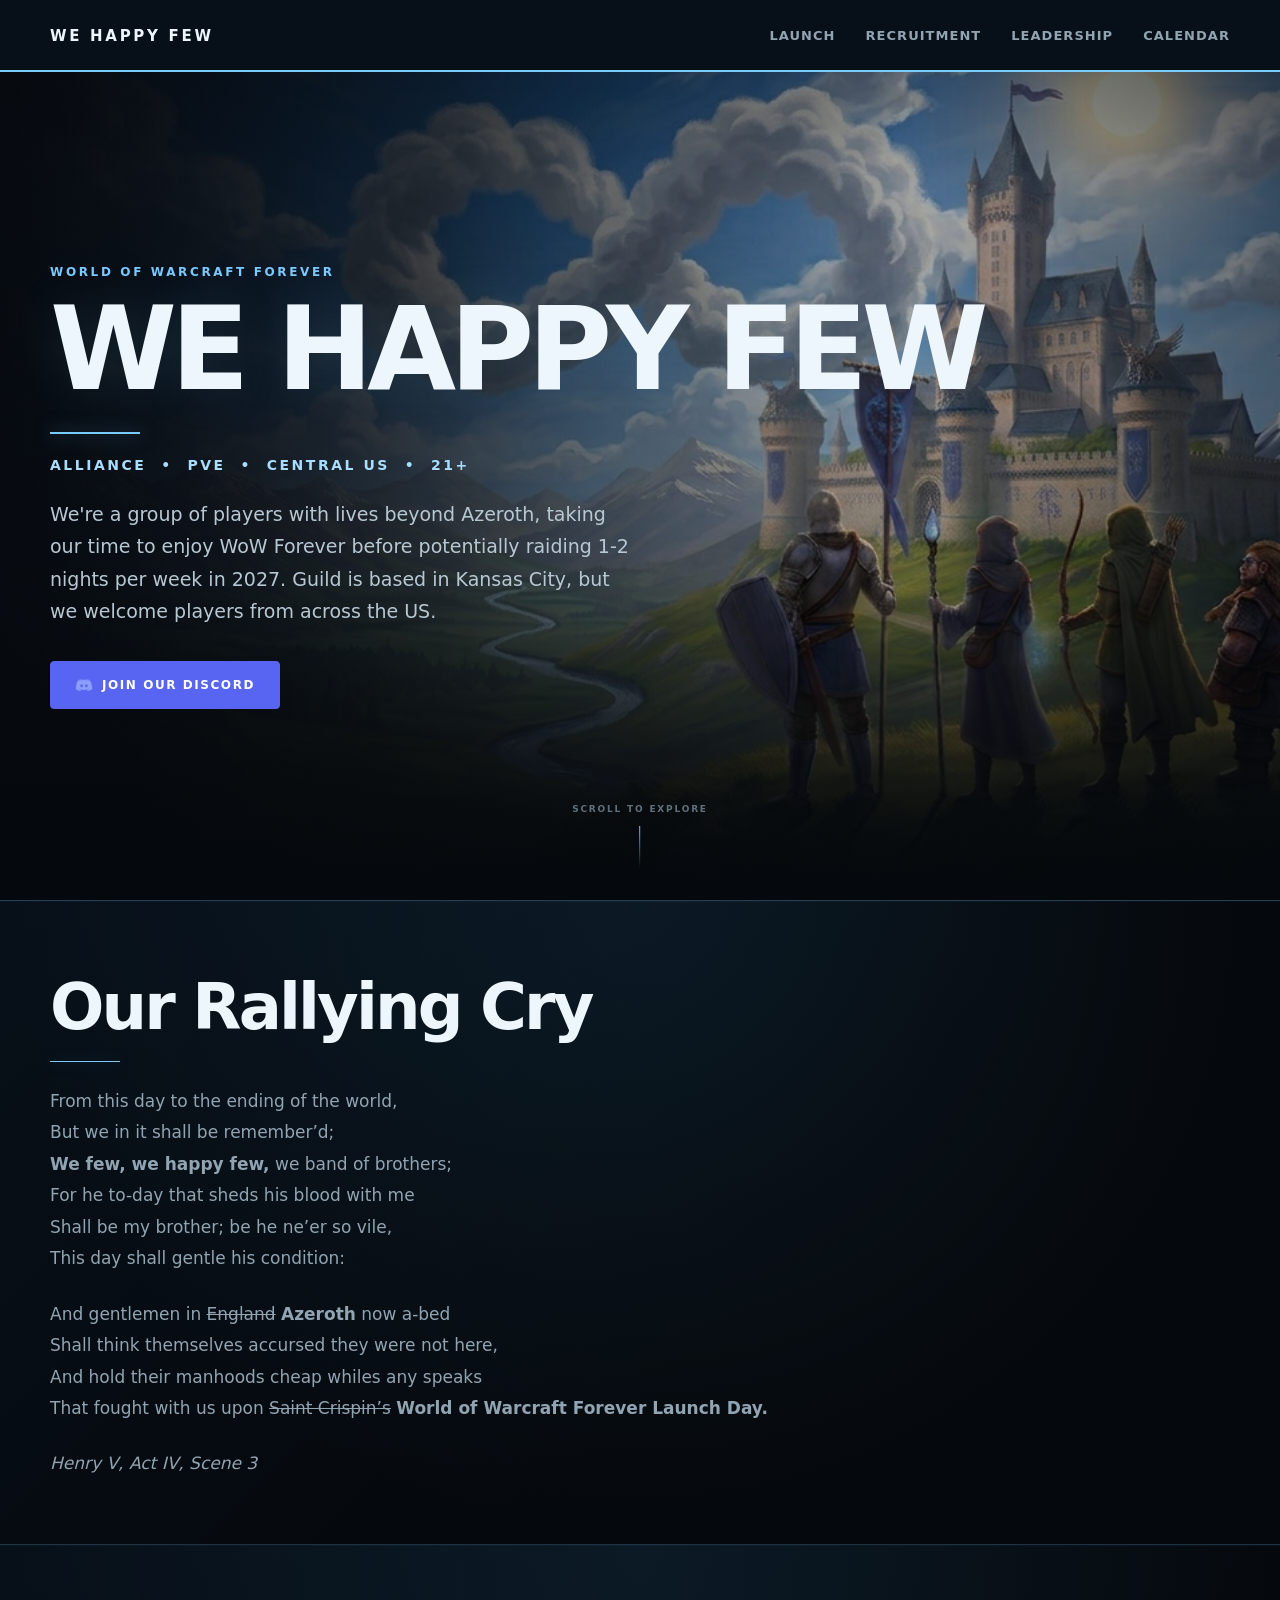
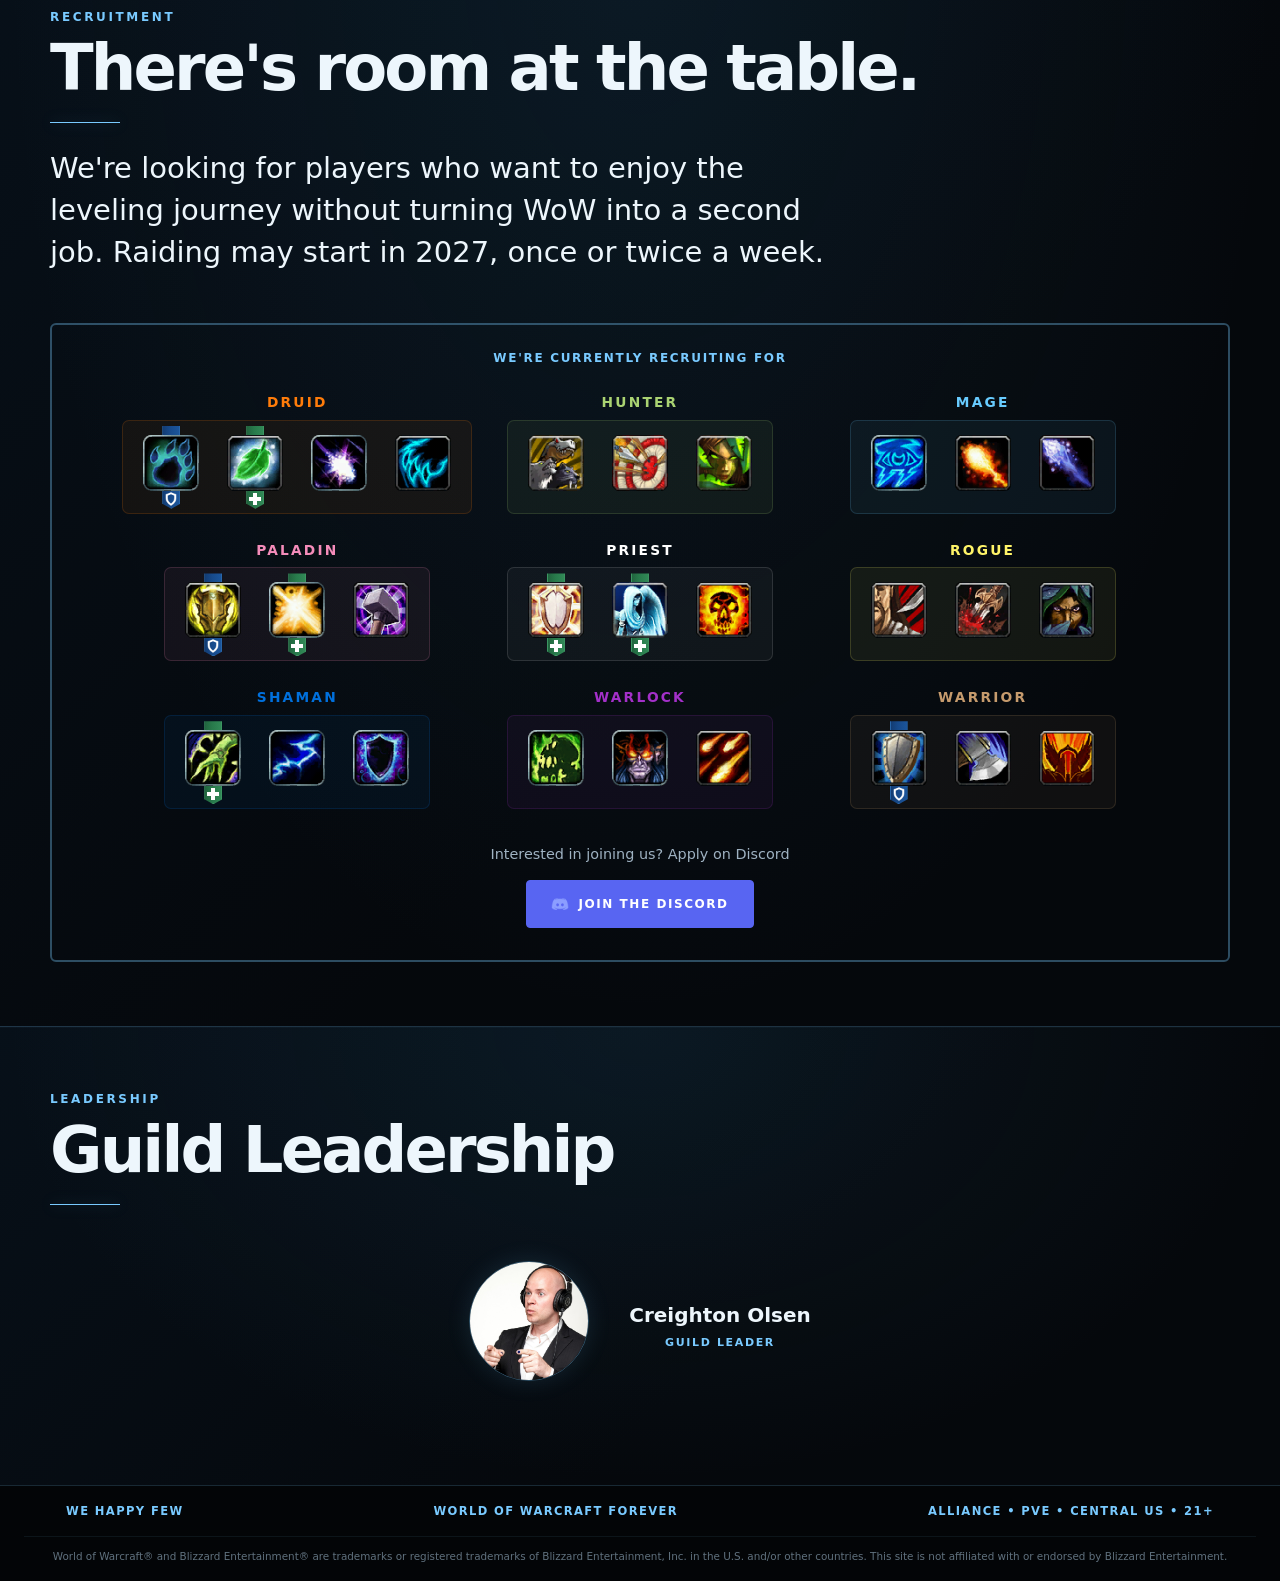
<file: index.html>
<!DOCTYPE html>
<html lang="en">
<head>
    <meta charset="UTF-8">
    <meta name="viewport" content="width=device-width, initial-scale=1.0">

    <title>We Happy Few | World of Warcraft Forever Guild</title>
    <meta name="description" content="We Happy Few is an Alliance PvE guild for WoW Forever. Players with lives beyond Azeroth taking our time and enjoying the game.">

    <!-- Open Graph -->
    <meta property="og:title" content="We Happy Few | World of Warcraft Forever Guild">
    <meta property="og:description" content="An Alliance PvE guild for WoW Forever. Players with lives beyond Azeroth taking our time and enjoying the game.">
    <meta property="og:type" content="website">
    <meta property="og:url" content="https://wehappyfew.us/">
    <meta property="og:site_name" content="We Happy Few">

    <meta property="og:image" content="https://wehappyfew.us/Images/social-preview.jpg">
    <meta property="og:image:secure_url" content="https://wehappyfew.us/Images/social-preview.jpg">
    <meta property="og:image:type" content="image/jpeg">
    <meta property="og:image:width" content="1200">
    <meta property="og:image:height" content="630">
    <meta property="og:image:alt" content="We Happy Few — World of Warcraft guild">

    <!-- X / Twitter -->
    <meta name="twitter:card" content="summary_large_image">
    <meta name="twitter:title" content="We Happy Few | World of Warcraft Forever Guild">
    <meta name="twitter:description" content="An Alliance PvE guild for WoW Forever. Players with lives beyond Azeroth taking our time and enjoying the game.">
    <meta name="twitter:image" content="https://wehappyfew.us/Images/social-preview.jpg">
    <meta name="twitter:image:alt" content="We Happy Few — World of Warcraft guild">

    <link rel="stylesheet" href="style.css">
    <link rel="icon" type="image/png" href="Images/favicon.png">
</head>

<body>

    <!-- NAVIGATION -->
    <header class="site-header">
        <div class="nav-container">
            <a href="#" class="brand">WE HAPPY FEW</a>


	<nav class="nav-links">
    		<a href="#launch">LAUNCH</a>
    		<a href="#recruitment">RECRUITMENT</a>
    		<a href="#leadership">LEADERSHIP</a>
    		<a href="calendar.html">CALENDAR</a>
	</nav>


<a href="calendar.html"
   class="mobile-calendar-link"
   aria-label="Open guild calendar"
   title="Calendar">
    <svg
        xmlns="http://www.w3.org/2000/svg"
        width="24"
        height="24"
        viewBox="0 0 24 24"
        fill="none"
        stroke="currentColor"
        stroke-width="1.8"
        stroke-linecap="round"
        stroke-linejoin="round"
        aria-hidden="true">
        <rect x="3" y="5" width="18" height="16" rx="2"/>
        <path d="M16 3v4M8 3v4M3 11h18"/>
        <path d="M8 15h.01M12 15h.01M16 15h.01M8 18h.01M12 18h.01"/>
    </svg>
</a>


        </div>
    </header>


    <!-- HERO -->
    <main>

        <section class="hero">

            <div class="hero-overlay"></div>

            <div class="hero-content">

                <p class="eyebrow">WORLD OF WARCRAFT FOREVER</p>

                <h1>WE HAPPY FEW</h1>

                <div class="hero-divider"></div>

                <p class="hero-subtitle">
                    ALLIANCE &nbsp;•&nbsp; PVE &nbsp;•&nbsp; CENTRAL US &nbsp;•&nbsp; 21+
                </p>

                <p class="hero-description">
		We're a group of players with lives beyond Azeroth, 
		taking our time to enjoy WoW Forever before potentially 
		raiding 1-2 nights per week in 2027. Guild is based in Kansas
		City, but we welcome players from across the US. 
                </p>

<div class="hero-actions">
   <a
    href="https://discord.gg/SW2BstfbB8"
    class="button discord-button"
    target="_blank"
    rel="noopener noreferrer"
>
    <img
        src="Images/discord.png"
        alt=""
        class="discord-icon"
    >
    JOIN OUR DISCORD
</a>

</div>

            </div>

            <div class="hero-scroll">
                <span>SCROLL TO EXPLORE</span>
                <span class="scroll-line"></span>
            </div>

        </section>

<!-- ST. CRISPIN'S DAY -->
<section id="launch" class="section crispin-section">
    <div class="section-inner crispin-inner">

        <h2>Our Rallying Cry</h2>
        <div class="section-rule"></div>

        <div class="crispin-speech">
            <p>
                From this day to the ending of the world,<br>
                But we in it shall be remember’d;<br>
                <strong>We few, we happy few,</strong> we band of brothers;<br>
                For he to-day that sheds his blood with me<br>
                Shall be my brother; be he ne’er so vile,<br>
                This day shall gentle his condition:
            </p>

            <p>
                And gentlemen in <s>England</s> <strong>Azeroth</strong> now a-bed<br>
                Shall think themselves accursed they were not here,<br>
                And hold their manhoods cheap whiles any speaks<br>
                That fought with us upon <s>Saint Crispin’s</s> <strong>World of Warcraft Forever Launch Day.</strong>
            </p>

            <p>
                <em>
                    <a href="https://poetrysociety.org.uk/poems/the-st-crispins-day-speech-from-henry-v/"
                       target="_blank"
                       rel="noopener">
                        Henry V, Act IV, Scene 3
                    </a>
                </em>
            </p>
        </div>

    </div>
</section>

<!-- RECRUITMENT -->

<section id="recruitment" class="section recruitment-section">
    <div class="section-inner">

        <p class="section-label">RECRUITMENT</p>

        <h2>There's room at the table.</h2>

        <div class="section-rule"></div>

        <p class="large-copy">
	We're looking for players who want to enjoy the leveling journey without turning WoW into a second job. 
	Raiding may start in 2027, once or twice a week.
        </p>

        <div class="class-recruitment">

            <p class="class-recruitment-label">
                WE'RE CURRENTLY RECRUITING FOR
            </p>

            <div class="class-spec-grid">

                <!-- DRUID -->

                <div class="class-spec-row">
                    <p class="class-name">DRUID</p>

                    <div class="class-specs">

                        <a class="spec-entry tank-spec"
                           href="https://www.wowhead.com/forever/guide/classes/druid/guardian/overview-pve-tank"
                           target="_blank"
                           rel="noopener"
                           data-tooltip="Druid — Guardian">
                            <img src="Images/druid/guardian.png"
                                 alt="Druid Guardian"
                                 class="spec-icon">
                            <img src="Images/roles/tank.png"
                                 alt=""
                                 class="role-icon">
                        </a>

                        <a class="spec-entry healer-spec"
                           href="https://www.wowhead.com/forever/guide/classes/druid/restoration/overview-pve-healer"
                           target="_blank"
                           rel="noopener"
                           data-tooltip="Druid — Restoration">
                            <img src="Images/druid/restoration.png"
                                 alt="Druid Restoration"
                                 class="spec-icon">
                            <img src="Images/roles/healer.png"
                                 alt=""
                                 class="role-icon">
                        </a>

                        <a class="spec-entry dps-spec"
                           href="https://www.wowhead.com/forever/guide/classes/druid/balance/overview-pve-dps"
                           target="_blank"
                           rel="noopener"
                           data-tooltip="Druid — Balance">
                            <img src="Images/druid/balance.png"
                                 alt="Druid Balance"
                                 class="spec-icon">
                        </a>

                        <a class="spec-entry dps-spec"
                           href="https://www.wowhead.com/forever/guide/classes/druid/feral/overview-pve-dps"
                           target="_blank"
                           rel="noopener"
                           data-tooltip="Druid — Feral">
                            <img src="Images/druid/feral.png"
                                 alt="Druid Feral"
                                 class="spec-icon">
                        </a>

                    </div>
                </div>


                <!-- HUNTER -->

                <div class="class-spec-row">
                    <p class="class-name">HUNTER</p>

                    <div class="class-specs">

                        <a class="spec-entry dps-spec"
                           href="https://www.wowhead.com/forever/guide/classes/hunter/beast-mastery/overview-pve-dps"
                           target="_blank"
                           rel="noopener"
                           data-tooltip="Hunter — Beast Mastery">
                            <img src="Images/hunter/beastmastery.png"
                                 alt="Hunter Beast Mastery"
                                 class="spec-icon">
                        </a>

                        <a class="spec-entry dps-spec"
                           href="https://www.wowhead.com/forever/guide/classes/hunter/marksmanship/overview-pve-dps"
                           target="_blank"
                           rel="noopener"
                           data-tooltip="Hunter — Marksmanship">
                            <img src="Images/hunter/marksman.png"
                                 alt="Hunter Marksmanship"
                                 class="spec-icon">
                        </a>

                        <a class="spec-entry dps-spec"
                           href="https://www.wowhead.com/forever/guide/classes/hunter/survival/overview-pve-dps"
                           target="_blank"
                           rel="noopener"
                           data-tooltip="Hunter — Survival">
                            <img src="Images/hunter/survival.png"
                                 alt="Hunter Survival"
                                 class="spec-icon">
                        </a>

                    </div>
                </div>


                <!-- MAGE -->

                <div class="class-spec-row">
                    <p class="class-name">MAGE</p>

                    <div class="class-specs">

                        <a class="spec-entry dps-spec"
                           href="https://www.wowhead.com/forever/guide/classes/mage/arcane/overview-pve-dps"
                           target="_blank"
                           rel="noopener"
                           data-tooltip="Mage — Arcane">
                            <img src="Images/mage/arcane.png"
                                 alt="Mage Arcane"
                                 class="spec-icon">
                        </a>

                        <a class="spec-entry dps-spec"
                           href="https://www.wowhead.com/forever/guide/classes/mage/fire/overview-pve-dps"
                           target="_blank"
                           rel="noopener"
                           data-tooltip="Mage — Fire">
                            <img src="Images/mage/fire.png"
                                 alt="Mage Fire"
                                 class="spec-icon">
                        </a>

                        <a class="spec-entry dps-spec"
                           href="https://www.wowhead.com/forever/guide/classes/mage/frost/overview-pve-dps"
                           target="_blank"
                           rel="noopener"
                           data-tooltip="Mage — Frost">
                            <img src="Images/mage/frost.png"
                                 alt="Mage Frost"
                                 class="spec-icon">
                        </a>

                    </div>
                </div>


                <!-- PALADIN -->

                <div class="class-spec-row">
                    <p class="class-name">PALADIN</p>

                    <div class="class-specs">

                        <a class="spec-entry tank-spec"
                           href="https://www.wowhead.com/forever/guide/classes/paladin/protection/overview-pve-tank"
                           target="_blank"
                           rel="noopener"
                           data-tooltip="Paladin — Protection">
                            <img src="Images/paladin/protection.png"
                                 alt="Paladin Protection"
                                 class="spec-icon">
                            <img src="Images/roles/tank.png"
                                 alt=""
                                 class="role-icon">
                        </a>

                        <a class="spec-entry healer-spec"
                           href="https://www.wowhead.com/forever/guide/classes/paladin/holy/overview-pve-healer"
                           target="_blank"
                           rel="noopener"
                           data-tooltip="Paladin — Holy">
                            <img src="Images/paladin/holy.png"
                                 alt="Paladin Holy"
                                 class="spec-icon">
                            <img src="Images/roles/healer.png"
                                 alt=""
                                 class="role-icon">
                        </a>

                        <a class="spec-entry dps-spec"
                           href="https://www.wowhead.com/forever/guide/classes/paladin/retribution/overview-pve-dps"
                           target="_blank"
                           rel="noopener"
                           data-tooltip="Paladin — Retribution">
                            <img src="Images/paladin/retribution.png"
                                 alt="Paladin Retribution"
                                 class="spec-icon">
                        </a>

                    </div>
                </div>


                <!-- PRIEST -->

                <div class="class-spec-row">
                    <p class="class-name">PRIEST</p>

                    <div class="class-specs">

                        <a class="spec-entry healer-spec"
                           href="https://www.wowhead.com/forever/guide/classes/priest/discipline/overview-pve-healer"
                           target="_blank"
                           rel="noopener"
                           data-tooltip="Priest — Discipline">
                            <img src="Images/priest/discipline.png"
                                 alt="Priest Discipline"
                                 class="spec-icon">
                            <img src="Images/roles/healer.png"
                                 alt=""
                                 class="role-icon">
                        </a>

                        <a class="spec-entry healer-spec"
                           href="https://www.wowhead.com/forever/guide/classes/priest/holy/overview-pve-healer"
                           target="_blank"
                           rel="noopener"
                           data-tooltip="Priest — Holy">
                            <img src="Images/priest/holy.png"
                                 alt="Priest Holy"
                                 class="spec-icon">
                            <img src="Images/roles/healer.png"
                                 alt=""
                                 class="role-icon">
                        </a>

                        <a class="spec-entry dps-spec"
                           href="https://www.wowhead.com/forever/guide/classes/priest/shadow/overview-pve-dps"
                           target="_blank"
                           rel="noopener"
                           data-tooltip="Priest — Shadow">
                            <img src="Images/priest/shadow.png"
                                 alt="Priest Shadow"
                                 class="spec-icon">
                        </a>

                    </div>
                </div>


                <!-- ROGUE -->

                <div class="class-spec-row">
                    <p class="class-name">ROGUE</p>

                    <div class="class-specs">

                        <a class="spec-entry dps-spec"
                           href="https://www.wowhead.com/forever/guide/classes/rogue/assassination/overview-pve-dps"
                           target="_blank"
                           rel="noopener"
                           data-tooltip="Rogue — Assassination">
                            <img src="Images/rogue/assassination.png"
                                 alt="Rogue Assassination"
                                 class="spec-icon">
                        </a>

                        <a class="spec-entry dps-spec"
                           href="https://www.wowhead.com/forever/guide/classes/rogue/combat/overview-pve-dps"
                           target="_blank"
                           rel="noopener"
                           data-tooltip="Rogue — Combat">
                            <img src="Images/rogue/combat.png"
                                 alt="Rogue Combat"
                                 class="spec-icon">
                        </a>

                        <a class="spec-entry dps-spec"
                           href="https://www.wowhead.com/forever/guide/classes/rogue/subtlety/overview-pve-dps"
                           target="_blank"
                           rel="noopener"
                           data-tooltip="Rogue — Subtlety">
                            <img src="Images/rogue/subtlety.png"
                                 alt="Rogue Subtlety"
                                 class="spec-icon">
                        </a>

                    </div>
                </div>


                <!-- SHAMAN -->

                <div class="class-spec-row">
                    <p class="class-name">SHAMAN</p>

                    <div class="class-specs">

                        <a class="spec-entry healer-spec"
                           href="https://www.wowhead.com/forever/guide/classes/shaman/restoration/overview-pve-healer"
                           target="_blank"
                           rel="noopener"
                           data-tooltip="Shaman — Restoration">
                            <img src="Images/shaman/restoration.png"
                                 alt="Shaman Restoration"
                                 class="spec-icon">
                            <img src="Images/roles/healer.png"
                                 alt=""
                                 class="role-icon">
                        </a>

                        <a class="spec-entry dps-spec"
                           href="https://www.wowhead.com/forever/guide/classes/shaman/elemental/overview-pve-dps"
                           target="_blank"
                           rel="noopener"
                           data-tooltip="Shaman — Elemental">
                            <img src="Images/shaman/elemental.png"
                                 alt="Shaman Elemental"
                                 class="spec-icon">
                        </a>

                        <a class="spec-entry dps-spec"
                           href="https://www.wowhead.com/forever/guide/classes/shaman/enhancement/overview-pve-dps"
                           target="_blank"
                           rel="noopener"
                           data-tooltip="Shaman — Enhancement">
                            <img src="Images/shaman/enhancement.png"
                                 alt="Shaman Enhancement"
                                 class="spec-icon">
                        </a>

                    </div>
                </div>


                <!-- WARLOCK -->

                <div class="class-spec-row">
                    <p class="class-name">WARLOCK</p>

                    <div class="class-specs">

                        <a class="spec-entry dps-spec"
                           href="https://www.wowhead.com/forever/guide/classes/warlock/affliction/overview-pve-dps"
                           target="_blank"
                           rel="noopener"
                           data-tooltip="Warlock — Affliction">
                            <img src="Images/warlock/affliction.png"
                                 alt="Warlock Affliction"
                                 class="spec-icon">
                        </a>

                        <a class="spec-entry dps-spec"
                           href="https://www.wowhead.com/forever/guide/classes/warlock/demonology/overview-pve-dps"
                           target="_blank"
                           rel="noopener"
                           data-tooltip="Warlock — Demonology">
                            <img src="Images/warlock/demonology.png"
                                 alt="Warlock Demonology"
                                 class="spec-icon">
                        </a>

                        <a class="spec-entry dps-spec"
                           href="https://www.wowhead.com/forever/guide/classes/warlock/destruction/overview-pve-dps"
                           target="_blank"
                           rel="noopener"
                           data-tooltip="Warlock — Destruction">
                            <img src="Images/warlock/destruction.png"
                                 alt="Warlock Destruction"
                                 class="spec-icon">
                        </a>

                    </div>
                </div>


                <!-- WARRIOR -->

                <div class="class-spec-row">
                    <p class="class-name">WARRIOR</p>

                    <div class="class-specs">

                        <a class="spec-entry tank-spec"
                           href="https://www.wowhead.com/forever/guide/classes/warrior/protection/overview-pve-tank"
                           target="_blank"
                           rel="noopener"
                           data-tooltip="Warrior — Protection">
                            <img src="Images/warrior/protection.png"
                                 alt="Warrior Protection"
                                 class="spec-icon">
                            <img src="Images/roles/tank.png"
                                 alt=""
                                 class="role-icon">
                        </a>

                        <a class="spec-entry dps-spec"
                           href="https://www.wowhead.com/forever/guide/classes/warrior/arms/overview-pve-dps"
                           target="_blank"
                           rel="noopener"
                           data-tooltip="Warrior — Arms">
                            <img src="Images/warrior/arms.png"
                                 alt="Warrior Arms"
                                 class="spec-icon">
                        </a>

                        <a class="spec-entry dps-spec"
                           href="https://www.wowhead.com/forever/guide/classes/warrior/fury/overview-pve-dps"
                           target="_blank"
                           rel="noopener"
                           data-tooltip="Warrior — Fury">
                            <img src="Images/warrior/fury.png"
                                 alt="Warrior Fury"
                                 class="spec-icon">
                        </a>

                    </div>
                </div>

            </div>

            <!-- DISCORD CTA -->

            <div class="recruitment-cta">

                <p>Interested in joining us? Apply on Discord</p>

                <a href="https://discord.gg/SW2BstfbB8"
                   class="button discord-button"
                   target="_blank"
                   rel="noopener noreferrer">

                    <img src="Images/discord.png"
                         alt=""
                         class="discord-icon">

                    JOIN THE DISCORD

                </a>

            </div>

        </div>

    </div>
</section>

<!-- LEADERSHIP -->
<section id="leadership" class="section leadership-section">

    <div class="section-inner">

        <p class="section-label">LEADERSHIP</p>

        <h2>Guild Leadership</h2>

	<div class="section-rule"></div>

        <div class="leadership-card">

            <div class="leader-mark">
                <img
                    src="Images/creighton.jpg"
                    alt="Creighton Olsen"
                    class="leadership-photo"
                >
            </div>

            <div class="leader-info">
                <p class="leader-name">Creighton Olsen</p>
                <p class="leader-title">Guild Leader</p>

            </div>

        </div>

    </div>

</section>

<!-- FOOTER -->
<footer class="site-footer">

    <div class="footer-inner">

        <span>WE HAPPY FEW</span>

        <span>WORLD OF WARCRAFT FOREVER</span>

        <span>ALLIANCE • PVE • CENTRAL US • 21+</span>

        <p class="legal-disclaimer">
            World of Warcraft® and Blizzard Entertainment® are trademarks or registered trademarks
            of Blizzard Entertainment, Inc. in the U.S. and/or other countries.
            This site is not affiliated with or endorsed by Blizzard Entertainment.
        </p>

    </div>

</footer>

    <script src="script.js"></script>

</body>
</html>
</file>
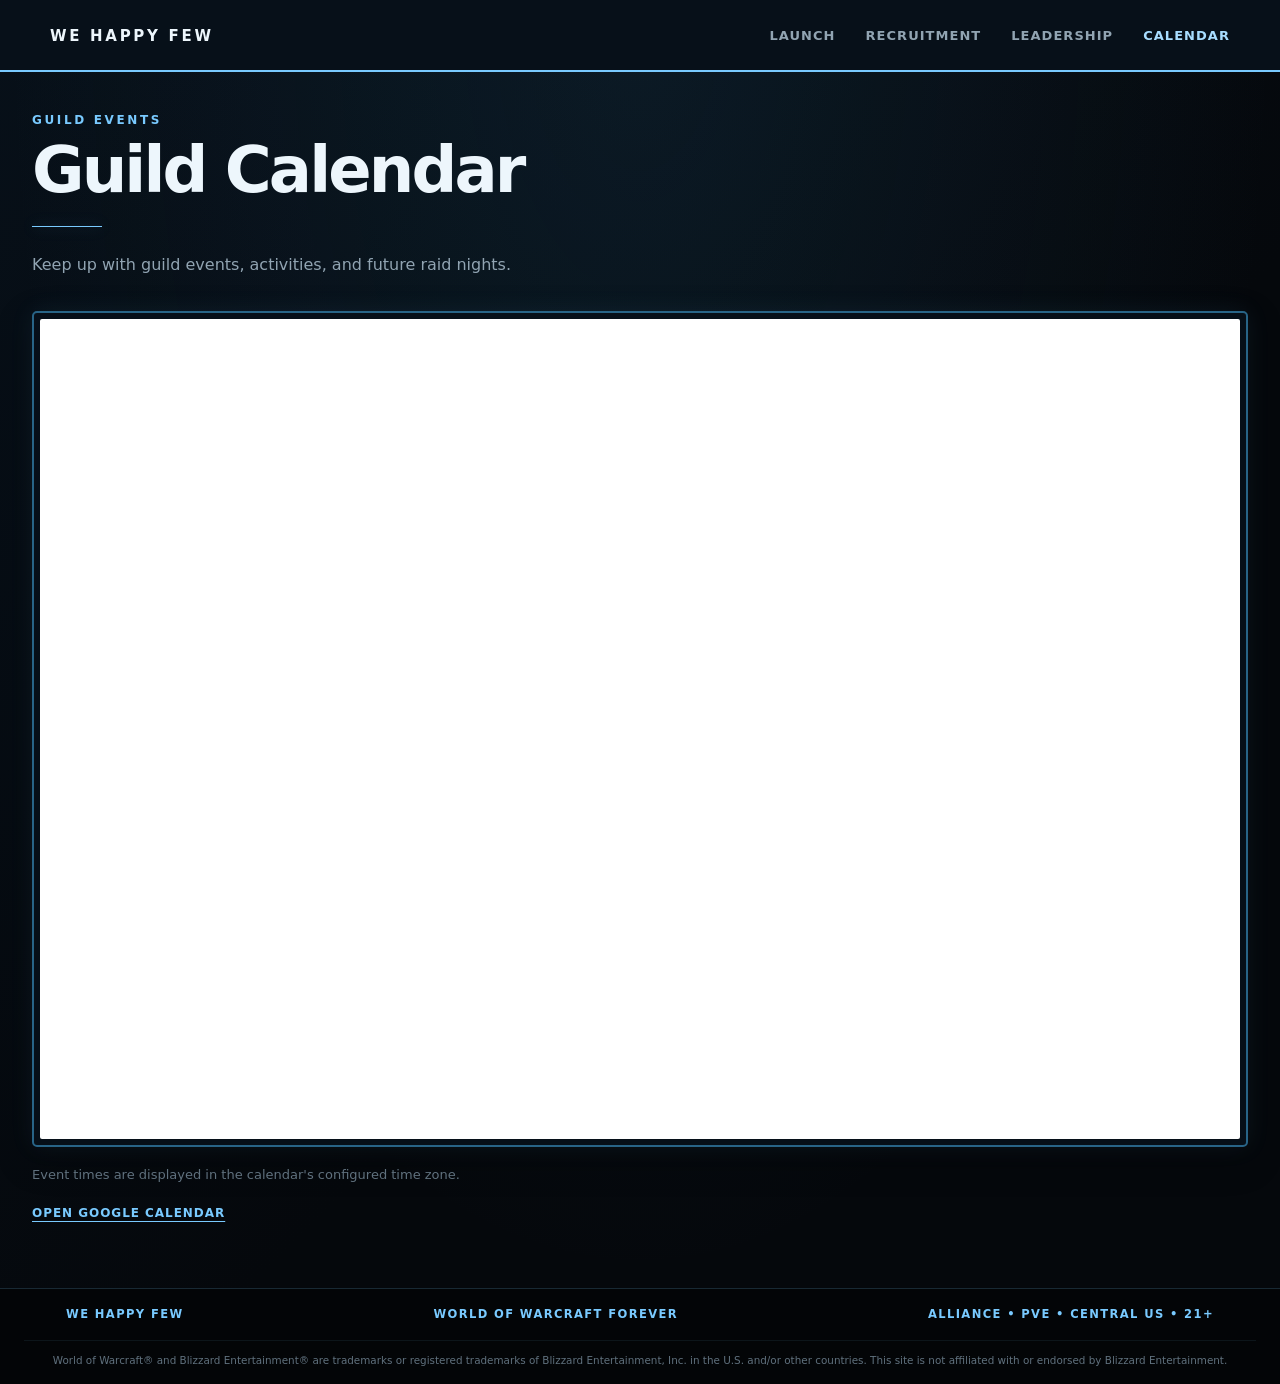
<file: calendar.html>
<!DOCTYPE html>
<html lang="en">
<head>
    <meta charset="UTF-8">
    <meta name="viewport" content="width=device-width, initial-scale=1.0">

    <title>Guild Calendar | We Happy Few</title>
    <meta name="description" content="Upcoming events and activities for the We Happy Few WoW Forever guild.">

    <link rel="stylesheet" href="style.css">
    <link rel="icon" type="image/png" href="Images/favicon.png">
</head>

<body>

    <header class="site-header">
        <div class="nav-container">
            <a href="index.html" class="brand">WE HAPPY FEW</a>

            <nav class="nav-links">
                <a href="index.html#launch">LAUNCH</a>
                <a href="index.html#recruitment">RECRUITMENT</a>
                <a href="index.html#leadership">LEADERSHIP</a>
                <a href="calendar.html" aria-current="page">CALENDAR</a>
            </nav>
        </div>
    </header>

    <main>
        <section class="calendar-section">
            <div class="calendar-inner">

                <p class="section-label">GUILD EVENTS</p>

                <h1 class="calendar-title">Guild Calendar</h1>

                <div class="section-rule"></div>

                <p class="calendar-description">
                    Keep up with guild events, activities, and future raid nights.
                </p>


		<div class="calendar-frame">
    		<iframe
      		  src="https://calendar.google.com/calendar/embed?height=600&wkst=1&ctz=America%2FChicago&showPrint=0&title=We%20Happy%20Few%20-%20Alliance%20%7C%20PvE%20%7C%20Central%20US%20%7C%2021%2B&src=MjE2YzAxYTU5OTAzNWUwNDY3N2Y1ZjA2MDY0NWZkMGJlODE0MGE3OGUzZGJkYWQ4MTM5ZmUzYmEzMjUxMjBhM0Bncm91cC5jYWxlbmRhci5nb29nbGUuY29t&color=%23039be5"
        		title="We Happy Few Guild Calendar"
       		 loading="lazy">
    		</iframe>
		</div>


                <p class="calendar-note">
                    Event times are displayed in the calendar's configured time zone.
                </p>

                <a
                    class="calendar-link"
                    href="https://calendar.google.com/"
                    target="_blank"
                    rel="noopener noreferrer">
                    OPEN GOOGLE CALENDAR
                </a>

            </div>
        </section>
    </main>

    <footer class="site-footer">
        <div class="footer-inner">
            <span>WE HAPPY FEW</span>
            <span>WORLD OF WARCRAFT FOREVER</span>
            <span>ALLIANCE • PVE • CENTRAL US • 21+</span>

            <p class="legal-disclaimer">
                World of Warcraft® and Blizzard Entertainment® are trademarks
                or registered trademarks of Blizzard Entertainment, Inc. in
                the U.S. and/or other countries. This site is not affiliated
                with or endorsed by Blizzard Entertainment.
            </p>
        </div>
    </footer>

</body>
</html>
</file>
<file: style.css>
/* =========================================
   WE HAPPY FEW
   World of Warcraft Forever
   ========================================= */

:root {
    --bg: #05080c;
    --bg-soft: #080d13;
    --bg-card: #0b121a;

    --blue: #79caff;
    --blue-bright: #a8ddff;
    --blue-dark: #286487;

    --text: #edf6fc;
    --text-muted: #91a4b2;
    --text-dim: #60717e;

    --border: rgba(121, 202, 255, 0.18);
    --border-strong: rgba(121, 202, 255, 0.42);

    --section-gradient:
        radial-gradient(
            ellipse at 50% 0%,
            rgba(40, 100, 135, 0.16),
            transparent 70%
        ),
        linear-gradient(
            135deg,
            #071019,
            #05080c 60%
        );

    --max-width: 1180px;
}


/* =========================================
   RESET
   ========================================= */

* {
    margin: 0;
    padding: 0;
    box-sizing: border-box;
}

html {
    scroll-behavior: smooth;
}

body {
    background: var(--bg);
    color: var(--text);
    font-family:
        Inter,
        ui-sans-serif,
        system-ui,
        -apple-system,
        BlinkMacSystemFont,
        "Segoe UI",
        sans-serif;
    line-height: 1.6;
}

a {
    color: inherit;
    text-decoration: none;
}

button,
a {
    -webkit-tap-highlight-color: transparent;
}


/* =========================================
   HEADER
   ========================================= */

.site-header {
    position: fixed;
    top: 0;
    left: 0;
    width: 100%;
    height: 72px;
    z-index: 9999;

    background: #071019;
    border-bottom: 2px solid #79caff;

    display: block !important;
}

.nav-container {
    width: min(var(--max-width), calc(100% - 48px));
    height: 72px;
    margin: 0 auto;

    display: flex;
    align-items: center;
    justify-content: space-between;
    gap: 32px;
}

.brand {
    font-size: 15px;
    font-weight: 800;
    letter-spacing: 0.18em;
    white-space: nowrap;
}

.nav-links {
    display: flex;
    align-items: center;
    gap: 30px;

    font-size: 13px;
    font-weight: 600;
    letter-spacing: 0.08em;
    text-transform: uppercase;

    color: var(--text-muted);
}

.nav-links a {
    transition:
        color 0.18s ease,
        opacity 0.18s ease,
        text-shadow 0.18s ease;
}

.nav-links a:hover {
    color: #ffffff;
    opacity: 1;
    text-shadow: 0 0 18px rgba(121, 202, 255, 0.35);
}


/* MOBILE CALENDAR ICON */

.mobile-calendar-link {
    display: none;
    align-items: center;
    justify-content: center;

    width: 40px;
    height: 40px;
    flex: 0 0 40px;

    color: var(--blue);
    border: 1px solid var(--border-strong);
    border-radius: 4px;

    transition:
        color 0.18s ease,
        background 0.18s ease,
        border-color 0.18s ease;
}

.mobile-calendar-link:hover {
    color: var(--blue-bright);
    background: rgba(121, 202, 255, 0.08);
    border-color: var(--blue);
}

.mobile-calendar-link svg {
    display: block;
    width: 22px;
    height: 22px;
}


/* =========================================
   HERO
   ========================================= */

.hero {
    min-height: 100vh;
    min-height: 100svh;

    position: relative;
    overflow: hidden;

    display: flex;
    align-items: center;
    justify-content: center;

    background:
        linear-gradient(
            90deg,
            rgba(5, 8, 12, 0.92) 0%,
            rgba(5, 8, 12, 0.68) 35%,
            rgba(5, 8, 12, 0.25) 70%,
            rgba(5, 8, 12, 0.55) 100%
        ),
        url("Images/hero.jpg") 85% center / cover no-repeat;
}

.hero::before {
    content: "";

    position: absolute;
    inset: 0;

    background:
        linear-gradient(
            to bottom,
            rgba(5, 8, 12, 0.15),
            transparent 25%,
            transparent 65%,
            rgba(5, 8, 12, 0.9) 100%
        );

    pointer-events: none;
}

.hero::after {
    content: none;
}

.hero-overlay {
    position: absolute;
    inset: 0;

    background:
        linear-gradient(
            to bottom,
            rgba(5, 8, 12, 0.35),
            transparent 20%,
            transparent 70%,
            rgba(5, 8, 12, 1) 100%
        );

    pointer-events: none;
}

.hero-content {
    position: relative;
    z-index: 2;

    width: min(var(--max-width), calc(100% - 48px));

    padding-top: 72px;
}

.eyebrow,
.section-label {
    color: var(--blue);
    font-size: 12px;
    font-weight: 800;
    letter-spacing: 0.22em;
    text-transform: uppercase;
}

.hero h1 {
    margin-top: 16px;

    font-size: clamp(4rem, 9vw, 8.5rem);
    line-height: 0.9;
    font-weight: 900;
    letter-spacing: -0.055em;

    text-shadow:
        0 0 50px rgba(121, 202, 255, 0.12);
}

.hero-divider {
    width: 90px;
    height: 2px;

    margin: 30px 0 20px;

    background: var(--blue);

    box-shadow:
        0 0 18px rgba(121, 202, 255, 0.55);
}

.hero-subtitle {
    color: var(--blue-bright);

    font-size: 14px;
    font-weight: 700;
    letter-spacing: 0.18em;
}

.hero-description {
    max-width: 580px;

    margin-top: 22px;

    color: #b8c8d3;

    font-size: clamp(16px, 2vw, 19px);
    line-height: 1.7;
}

.hero-actions {
    display: flex;
    flex-wrap: wrap;
    gap: 12px;

    margin-top: 34px;
}


/* =========================================
   BUTTONS
   ========================================= */

.button {
    display: inline-flex;
    align-items: center;
    justify-content: center;

    min-height: 48px;
    padding: 0 24px;

    border-radius: 2px;

    font-size: 12px;
    font-weight: 800;
    letter-spacing: 0.13em;

    transition:
        transform 0.18s ease,
        filter 0.18s ease,
        background 0.18s ease,
        box-shadow 0.18s ease,
        border-color 0.18s ease;
}

.button:hover {
    transform: translateY(-2px);
    filter: brightness(1.08);
    box-shadow: 0 6px 18px rgba(0, 0, 0, 0.28);
}

.button:active {
    transform: translateY(0);
}


/* DISCORD BUTTON */

.discord-button {
    display: inline-flex;
    align-items: center;
    justify-content: center;
    gap: 9px;

    min-height: 48px;
    padding: 0 24px;

    background: #5865F2;
    color: #ffffff;

    border: 1px solid #5865F2;
    border-radius: 4px;
}

.discord-button:hover {
    background: #4752C4;
    border-color: #4752C4;
    color: #ffffff;
}

.discord-icon {
    display: block;

    width: 18px;
    height: 18px;

    min-width: 18px;
    min-height: 18px;

    max-width: 18px;
    max-height: 18px;

    flex: 0 0 18px;

    object-fit: contain;
    object-position: center;
}


/* =========================================
   INTERACTION POLISH
   ========================================= */

a:focus-visible {
    outline: 2px solid var(--blue-bright);
    outline-offset: 4px;
    border-radius: 3px;
}

.spec-entry:focus-visible {
    outline: 2px solid var(--blue-bright);
    outline-offset: 3px;
    z-index: 5;
}

.leadership-photo {
    transition:
        border-color 0.2s ease,
        box-shadow 0.2s ease;
}

.leadership-card:hover .leadership-photo {
    border-color: rgba(121, 202, 255, 0.55);
    box-shadow: 0 0 28px rgba(121, 202, 255, 0.18);
}

/* =========================================
   HERO SCROLL
   ========================================= */

.hero-scroll {
    position: absolute;
    z-index: 2;

    bottom: 32px;
    left: 50%;

    transform: translateX(-50%);

    display: flex;
    flex-direction: column;
    align-items: center;
    gap: 10px;

    color: var(--text-dim);

    font-size: 9px;
    font-weight: 700;
    letter-spacing: 0.2em;
}

.scroll-line {
    width: 1px;
    height: 42px;

    background:
        linear-gradient(
            to bottom,
            var(--blue),
            transparent
        );
}

/* =========================================
   GENERAL SECTIONS
   ========================================= */

.section {
    position: relative;
    padding: 64px 0;
    border-top: 1px solid rgba(121, 202, 255, 0.22);
    box-shadow: inset 0 1px 0 rgba(121, 202, 255, 0.035);
}

.section-inner {
    width: min(var(--max-width), calc(100% - 48px));
    margin: 0 auto;
}


.section h2 {
    margin-top: 10px;
    font-size: clamp(2.5rem, 5vw, 4.8rem);
    line-height: 1;
    letter-spacing: -0.045em;
    text-wrap: balance;
}

.section-rule {
    width: 70px;
    height: 1px;
    margin: 22px 0 24px;
    background: var(--blue);
    box-shadow: 0 0 14px rgba(121, 202, 255, 0.35);
}

.section-label {
    line-height: 1.4;
}

.large-copy {
    max-width: 800px;
    color: var(--text);
    font-size: clamp(20px, 3vw, 29px);
    line-height: 1.45;
}

/* =========================================
   ST. CRISPIN'S DAY
   ========================================= */

/* =========================================
   ST. CRISPIN'S DAY
   ========================================= */

.crispin-section {
    overflow: hidden;
    border-top-color: rgba(121, 202, 255, 0.28);
    background: var(--section-gradient);
}

.crispin-inner {
    /* Uses the same width and alignment as other sections */
}

.crispin-speech {
    max-width: 900px;
    color: var(--text-muted);
    font-size: 17px;
    line-height: 1.85;
}

.crispin-speech p {
    margin-bottom: 24px;
}

.crispin-speech p:last-child {
    margin-bottom: 0;
}

/* =========================================
   RECRUITMENT
   ========================================= */

.class-recruitment {
    margin-top: 50px;
    padding: 24px 28px 32px;

    background: transparent;
    border: 2px solid rgba(121, 202, 255, 0.35);
    border-radius: 6px;
}

.class-recruitment-label {
    margin: 0 0 28px;

    color: #79caff;

    font-size: 0.75rem;
    font-weight: 700;
    letter-spacing: 0.14em;
    text-align: center;
}


/* =========================================
   CLASS GRID
   ========================================= */

.class-spec-grid {
    display: grid;
    grid-template-columns: repeat(3, 1fr);
    gap: 30px 28px;

    width: 100%;
    max-width: 1000px;

    margin: 0 auto;
}

.class-spec-row {
    display: flex;
    flex-direction: column;
    align-items: center;

    min-width: 0;
}

.class-name {
    margin: 0 0 10px;

    font-size: 0.86rem;
    font-weight: 800;
    letter-spacing: 0.16em;
    line-height: 1;
    text-align: center;
    text-transform: uppercase;
}


/* =========================================
   CLASS NAME COLORS
   ========================================= */

.class-spec-row:nth-child(1) .class-name {
    color: #ff7c0a;
}

.class-spec-row:nth-child(2) .class-name {
    color: #aad372;
}

.class-spec-row:nth-child(3) .class-name {
    color: #68ccff;
}

.class-spec-row:nth-child(4) .class-name {
    color: #f58cba;
}

.class-spec-row:nth-child(5) .class-name {
    color: #ffffff;
}

.class-spec-row:nth-child(6) .class-name {
    color: #fff468;
}

.class-spec-row:nth-child(7) .class-name {
    color: #0070dd;
}

.class-spec-row:nth-child(8) .class-name {
    color: #a330c9;
}

.class-spec-row:nth-child(9) .class-name {
    color: #c69b6d;
}


/* =========================================
   SPEC GROUPS
   ========================================= */

.class-specs {
    display: flex;
    align-items: center;
    justify-content: center;
    gap: 8px;

    min-width: 0;
    padding: 7px 10px 15px;

    border: 1px solid transparent;
    border-radius: 7px;
}


/* CLASS-COLORED GROUP BOXES */

.class-spec-row:nth-child(1) .class-specs {
    background: rgba(255, 124, 10, 0.06);
    border-color: rgba(255, 124, 10, 0.16);
}

.class-spec-row:nth-child(2) .class-specs {
    background: rgba(170, 211, 114, 0.06);
    border-color: rgba(170, 211, 114, 0.16);
}

.class-spec-row:nth-child(3) .class-specs {
    background: rgba(104, 204, 255, 0.06);
    border-color: rgba(104, 204, 255, 0.16);
}

.class-spec-row:nth-child(4) .class-specs {
    background: rgba(245, 140, 186, 0.06);
    border-color: rgba(245, 140, 186, 0.16);
}

.class-spec-row:nth-child(5) .class-specs {
    background: rgba(255, 255, 255, 0.04);
    border-color: rgba(255, 255, 255, 0.12);
}

.class-spec-row:nth-child(6) .class-specs {
    background: rgba(255, 244, 104, 0.06);
    border-color: rgba(255, 244, 104, 0.16);
}

.class-spec-row:nth-child(7) .class-specs {
    background: rgba(0, 112, 221, 0.06);
    border-color: rgba(0, 112, 221, 0.16);
}

.class-spec-row:nth-child(8) .class-specs {
    background: rgba(163, 48, 201, 0.06);
    border-color: rgba(163, 48, 201, 0.16);
}

.class-spec-row:nth-child(9) .class-specs {
    background: rgba(198, 155, 109, 0.06);
    border-color: rgba(198, 155, 109, 0.16);
}


/* =========================================
   SPEC ENTRY
   ========================================= */

.spec-entry {
    position: relative;

    display: flex;
    align-items: center;
    justify-content: center;

    flex: 0 0 76px;
    width: 76px;
    height: 70px;

    padding: 5px 8px;

    border: 1px solid transparent;
    border-radius: 7px;

    text-decoration: none;

    /*
     * Creates an isolated stacking context so the
     * ribbon, spec icon, role icon, and tooltip
     * layer predictably.
     */
    isolation: isolate;

    transition:
        transform 0.2s ease,
        background 0.2s ease,
        border-color 0.2s ease,
        box-shadow 0.2s ease;
}

.spec-entry:hover {
    transform: translateY(-2px);
    filter: brightness(1.08);
}

.spec-entry {
    cursor: pointer;
}

.spec-entry:hover .spec-icon {
    filter: brightness(1.08);
}

/* SPEC ICON */

.spec-entry .spec-icon {
    position: relative;

    width: 56px;
    height: 56px;

    object-fit: contain;
    border-radius: 6px;

    z-index: 2;
}


/* ROLE ICON */

.spec-entry .role-icon {
    position: absolute;
    left: 50%;
    top: 62px;

    width: 16px;
    height: 16px;

    margin: 0;
    padding: 0;

    transform: translateX(-50%);

    object-fit: contain;
    object-position: center;

    display: block;

    z-index: 3;
    pointer-events: none;
}


/* =========================================
   ROLE RIBBONS
   ========================================= */

.spec-entry.tank-spec::before,
.spec-entry.healer-spec::before {
    content: "";

    position: absolute;
    left: 50%;
    top: -3px;

    width: 16px;
    height: 82px;

    transform: translateX(-50%);

    z-index: 1;

    box-shadow:
        0 3px 5px rgba(0, 0, 0, 0.25);

    clip-path: polygon(
        0 0,
        100% 0,
        100% 94%,
        50% 100%,
        0 94%
    );

    pointer-events: none;
}


/* TANK RIBBON */

.spec-entry.tank-spec::before {
    background: linear-gradient(
        to right,
        #123C73,
        #174A8B 45%,
        #1B559B
    );

    border-left: 1px solid #2865A8;
    border-right: 1px solid #2865A8;
    border-bottom: 1px solid #2865A8;
}


/* HEALER RIBBON */

.spec-entry.healer-spec::before {
    background: linear-gradient(
        to right,
        #21643E,
        #287A4B 45%,
        #318856
    );

    border-left: 1px solid #3C9662;
    border-right: 1px solid #3C9662;
    border-bottom: 1px solid #3C9662;
}


/* =========================================
   SPEC TOOLTIP
   ========================================= */

.spec-entry::after {
    content: attr(data-tooltip);

    position: absolute;

    bottom: -34px;
    left: 50%;

    transform: translateX(-50%);

    padding: 6px 9px;

    background: #0b121a;

    border: 1px solid rgba(121, 202, 255, 0.25);
    border-radius: 4px;

    color: #dce8f2;

    font-size: 0.7rem;
    font-weight: 600;

    white-space: nowrap;

    opacity: 0;
    pointer-events: none;

    transition: opacity 0.15s ease;

    z-index: 10;
}

.spec-entry:hover::after {
    opacity: 1;
}


/* =========================================
   RECRUITMENT CTA
   ========================================= */

.recruitment-cta {
    margin-top: 34px;

    text-align: center;
}

.recruitment-cta p {
    margin: 0 0 14px;

    color: #9fb2c2;

    font-size: 0.9rem;
}

.recruitment-cta .discord-button {
    width: auto;
}


/* =========================================
   LEADERSHIP
   ========================================= */

.leadership-section {
background:
    radial-gradient(
        ellipse at 50% 0%,
        rgba(40, 100, 135, 0.16),
        transparent 70%
    ),
    linear-gradient(
        135deg,
        #071019,
        #05080c 60%
    );
}

.leadership-card {
    display: flex;
    align-items: center;
    justify-content: center;
    gap: 40px;

    padding: 32px;
}

.leader-mark {
    flex-shrink: 0;
}

.leader-info {
    display: flex;
    flex-direction: column;
    align-items: center;
    justify-content: center;

    text-align: center;
}

.leader-name {
    font-size: 20px;
    font-weight: 700;
}

.leader-title {
    margin-top: 3px;

    color: var(--blue);

    font-size: 11px;
    font-weight: 700;
    letter-spacing: 0.15em;
    text-transform: uppercase;
}

.leadership-photo {
    width: 120px;
    height: 120px;

    object-fit: cover;
    border-radius: 50%;

    border: 1px solid rgba(121, 202, 255, 0.35);

    box-shadow:
        0 0 24px rgba(121, 202, 255, 0.12);
}

.leader-email-link {
    display: inline-block;

    margin-top: 16px;

    color: #79caff;

    text-decoration: underline;
    text-underline-offset: 3px;

    font-size: 0.8rem;
    font-weight: 700;
    letter-spacing: 0.08em;
}

.leader-email-link:hover {
    color: #a8ddff;
}


/* =========================================
   CALENDAR PAGE
   ========================================= */


/* =========================================
   CALENDAR PAGE
   ========================================= */

.calendar-section {
    min-height: calc(100vh - 72px);
    padding: 112px 0 64px;
    background: var(--section-gradient);
}

.calendar-inner {
    width: min(1500px, calc(100% - 64px));
    margin: 0 auto;
}

.calendar-title {
    margin-top: 8px;
    color: var(--text);
    font-size: clamp(2.5rem, 5vw, 4.5rem);
    font-weight: 800;
    line-height: 1.05;
    letter-spacing: -0.045em;
    text-wrap: balance;
}

.calendar-description {
    max-width: 760px;
    margin-top: 18px;
    color: var(--text-muted);
    font-size: 16px;
    line-height: 1.75;
}

.calendar-frame {
    margin-top: 32px;
    padding: 6px;
    overflow: hidden;
    background: rgba(7, 16, 25, 0.92);
    border: 2px solid var(--blue-dark);
    border-radius: 5px;
    box-shadow:
        0 0 24px rgba(121, 202, 255, 0.08),
        0 12px 36px rgba(0, 0, 0, 0.3);
}

.calendar-frame iframe {
    display: block;
    width: 100%;
    height: 820px;
    border: 0;
    border-radius: 2px;
    background: #fff;
}

.calendar-note {
    margin-top: 18px;
    color: var(--text-dim);
    font-size: 13px;
    line-height: 1.6;
}

.calendar-link {
    display: inline-block;
    margin-top: 18px;
    color: var(--blue);
    font-size: 12px;
    font-weight: 700;
    letter-spacing: 0.08em;
    text-decoration: underline;
    text-underline-offset: 4px;
    transition: color 0.2s ease;
}

.calendar-link:hover {
    color: var(--blue-bright);
}

.nav-links a[aria-current="page"] {
    color: var(--blue-bright);
}

@media (max-width: 800px) {
    .calendar-section {
        padding: 100px 0 44px;
    }

    .calendar-inner {
        width: calc(100% - 32px);
    }

    .calendar-frame {
        margin-top: 24px;
        padding: 4px;
    }

    .calendar-frame iframe {
        height: 680px;
    }
}

@media (max-width: 480px) {
    .calendar-title {
        font-size: 2.5rem;
    }

    .calendar-frame iframe {
        height: 600px;
    }
}


/* =========================================
   FOOTER
   ========================================= */

.site-footer {
    border-top: 1px solid var(--border);

    background: #030507;
}


.footer-inner {
    display: flex;
    flex-wrap: wrap;
    justify-content: center;
    align-items: center;
    gap: 8px 250px;
    padding: 16px 24px;
}

.footer-inner > span {
    color: var(--blue);
    font-size: 0.72rem;
    font-weight: 600;
    letter-spacing: 0.12em;
    text-transform: uppercase;
}

.legal-disclaimer {
    flex-basis: 100%;
    margin: 8px 0 0;
    padding: 12px 0 0;
    border-top: 1px solid rgba(121, 202, 255, 0.08);
    color: var(--text-dim);
    font-size: 0.65rem;
    line-height: 1.5;
    text-align: center;
}


/* =========================================
   REDUCED MOTION
   ========================================= */

@media (prefers-reduced-motion: reduce) {
    html {
        scroll-behavior: auto;
    }

    *,
    *::before,
    *::after {
        animation-duration: 0.01ms !important;
        animation-iteration-count: 1 !important;
        transition-duration: 0.01ms !important;
        scroll-behavior: auto !important;
    }
}

/* =========================================
   ATMOSPHERE POLISH
   ========================================= */

/* Recruitment section: match countdown gradient */
#recruitment {
    background: var(--section-gradient);
}

/* Leadership: a separate, off-center nebula */
.leadership-section {
    border-top-color: rgba(121, 202, 255, 0.22);
    background: var(--section-gradient);
}

/* =========================================
   MOBILE
   ========================================= */

@media (max-width: 1000px) {
    .class-spec-grid {
        grid-template-columns: repeat(2, 1fr);
    }
}


@media (max-width: 800px) {

    .nav-container {
        width: min(var(--max-width), calc(100% - 32px));
    }

    .nav-links {
        display: none;
    }


    .mobile-calendar-link {
        display: inline-flex;
    }


    .hero-content,
    .section-inner {
        width: calc(100% - 32px);
    }

    .hero h1 {
        font-size: clamp(3.5rem, 16vw, 6rem);
    }

    .hero-description {
        max-width: 500px;
    }

    .hero-scroll {
        display: none;
    }

    .section {
        padding: 44px 0;
    }

.crispin-speech {
    font-size: 15px;
    line-height: 1.8;
}

.crispin-speech p {
    margin-bottom: 20px;
}

    .footer-inner {
        width: calc(100% - 32px);
        padding: 25px 0;

        flex-direction: column;
        align-items: center;
        text-align: center;
    }
}

@media (max-width: 700px) {

    .class-recruitment {
        padding: 20px 14px 22px;
    }

    .class-spec-grid {
        grid-template-columns: 1fr;
        gap: 18px;
    }

    .class-spec-row {
        justify-content: center;
    }
}


@media (max-width: 600px) {

    .leadership-card {
        flex-direction: column;
        gap: 24px;
    }
}


@media (max-width: 480px) {

    .hero-actions {
        flex-direction: column;
        align-items: stretch;
    }

    .button {
        width: 100%;
    }

    .recruitment-cta .discord-button {
        width: auto;
    }

    .countdown-date {
        font-size: 10px;
    }

    .leadership-card {
        padding: 22px;
    }
}
</file>
